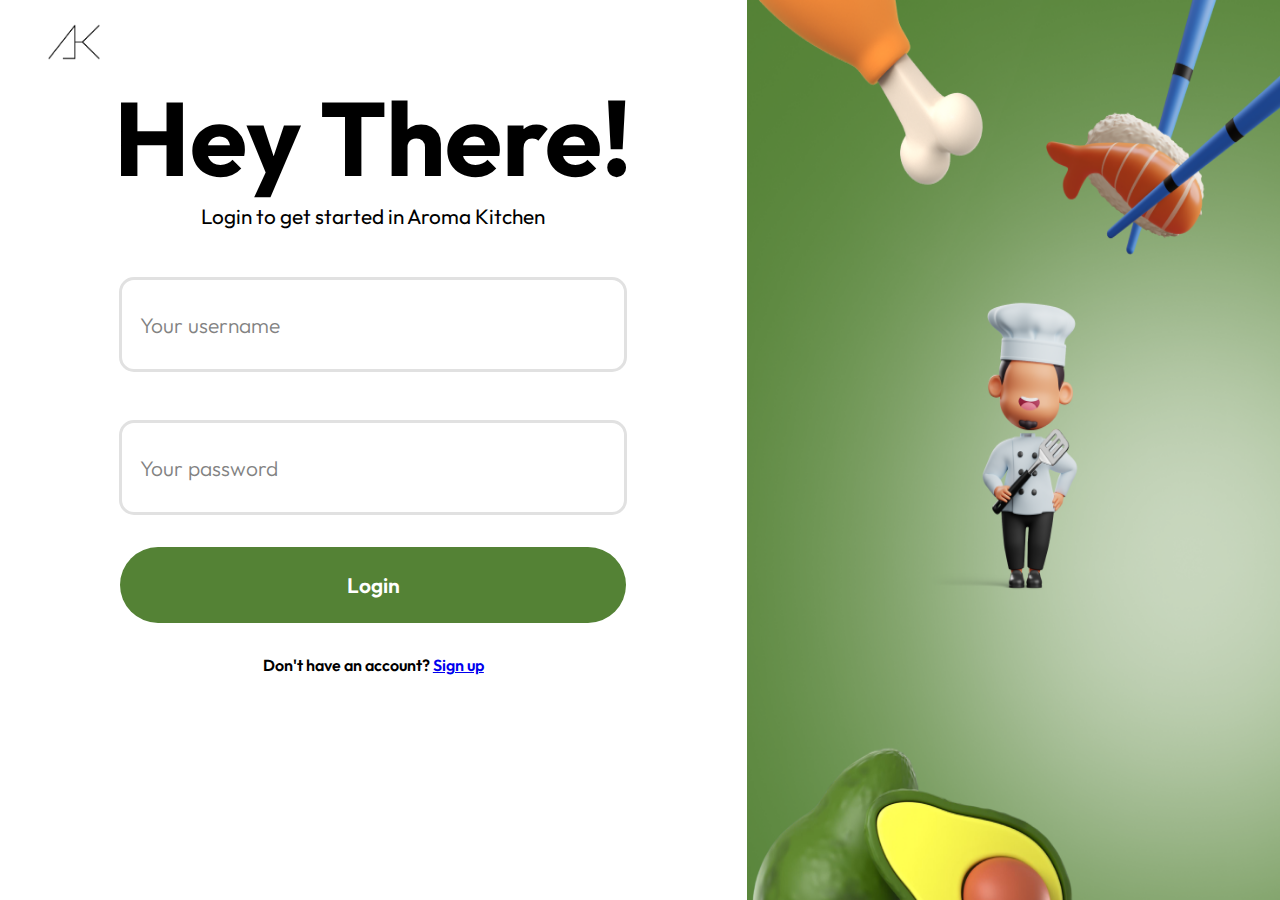
<file: index.html>
<!DOCTYPE html>
<html lang="en">
	<head>
		<meta charset="UTF-8" />
		<meta name="viewport" content="width=device-width, initial-scale=1.0" />
		<link rel="shortcut icon" href="./assets/Logo.png" type="image/x-icon" />
		<link rel="stylesheet" href="./style/style.css" />
		<title>Aroma Kitchen</title>
	</head>
	<body>
		<div class="container">
			<!-- left-card -->
			<div class="left-card">
				<img class="logo" src="./assets/Logo.png" alt="" />
				<div class="login">
					<h1 class="title">Hey There!</h1>
					<p class="description">Login to get started in Aroma Kitchen</p>

					<form action="" method="post">
						<input
							type="text"
							name="username"
							class="username"
							placeholder="Your username"
							required />
						<input
							type="password"
							name="password"
							class="password"
							placeholder="Your password"
							required />

						<button class="login-button" type="submit">Login</button>
					</form>
					<!-- <p class="sign-up-link">
						Don't have an account? <a href="./pages/signup.html">Sign up</a>
					</p> -->
					<p class="sign-up-link">
						Don't have an account? <a href="./pages/homepage.html">Sign up</a>
					</p>
				</div>
			</div>
			<!-- right-card -->
			<div class="right-card">
				<img class="right-img" src="./assets/log-in-picture.png" alt="" />
			</div>
		</div>
	</body>
</html>
</file>
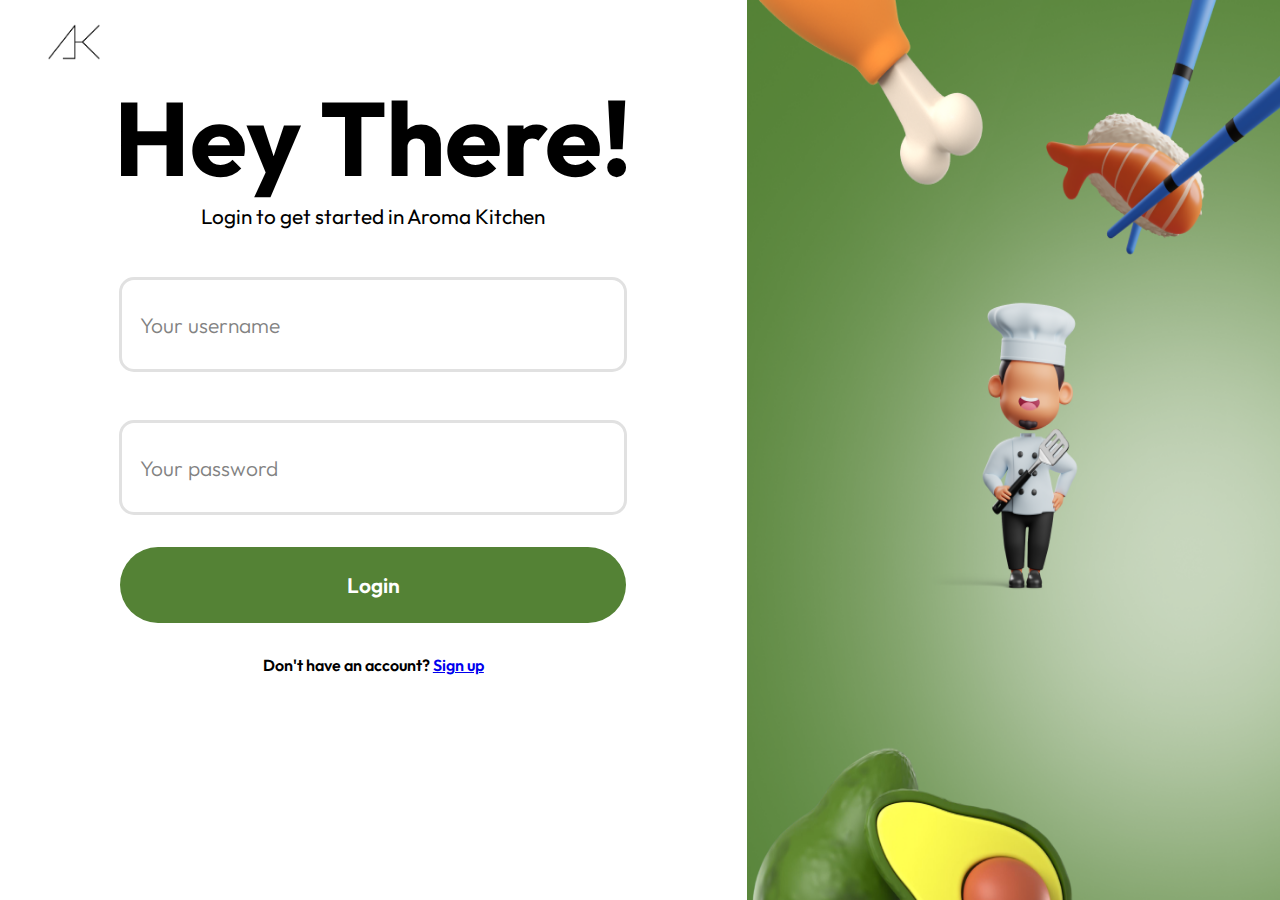
<file: pages/index.html>
<!DOCTYPE html>
<html lang="en">
	<head>
		<meta charset="UTF-8" />
		<meta name="viewport" content="width=device-width, initial-scale=1.0" />
		<link rel="shortcut icon" href="../assets/Logo.png" type="image/x-icon" />
		<link rel="stylesheet" href="/style/style.css" />
		<title>Aroma Kitchen</title>
	</head>
	<body>
		<div class="container">
			<!-- left-card -->
			<div class="left-card">
				<img class="logo" src="../assets/Logo.png" alt="" />
				<div class="login">
					<h1 class="title">Hey There!</h1>
					<p class="description">Login to get started in Aroma Kitchen</p>

					<form action="" method="post">
						<input
							type="text"
							name="username"
							class="username"
							placeholder="Your username"
							required />
						<input
							type="password"
							name="password"
							class="password"
							placeholder="Your password"
							required />

						<button class="login-button" type="submit">Login</button>
					</form>
					<p class="sign-up-link">
						Don't have an account? <a href="./signup.html">Sign up</a>
					</p>
				</div>
			</div>
			<!-- right-card -->
			<div class="right-card">
				<img class="right-img" src="../assets/log-in-picture.png" alt="" />
			</div>
		</div>
	</body>
</html>
</file>
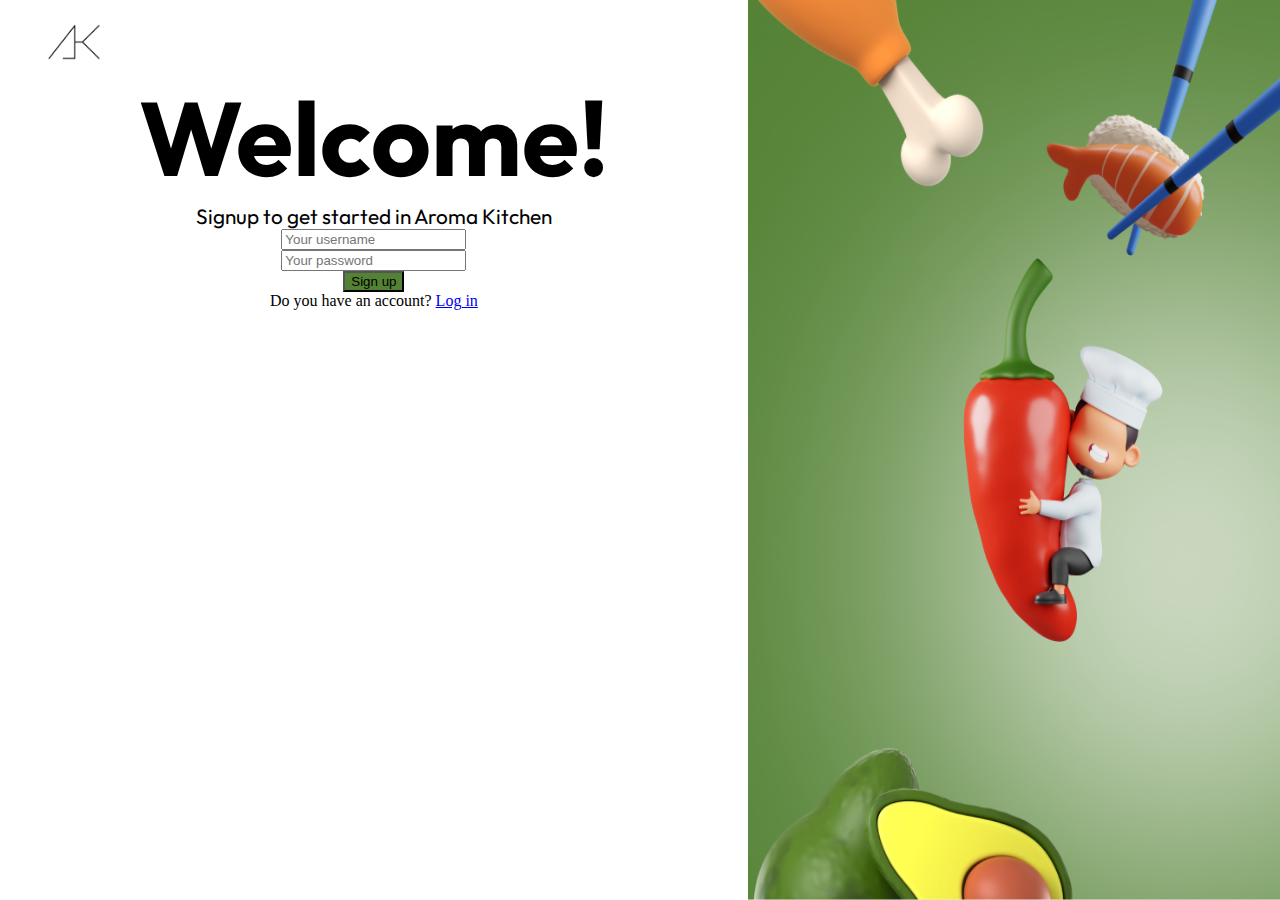
<file: signup.html>
<!DOCTYPE html>
<html lang="en">
	<head>
		<meta charset="UTF-8" />
		<meta name="viewport" content="width=device-width, initial-scale=1.0" />
		<link rel="shortcut icon" href="../assets/Logo.png" type="image/x-icon" />
		<link rel="stylesheet" href="style.css" />
		<title>Aroma Kitchen</title>
	</head>
	<body>
		<div class="container">
			<!-- left-card -->
			<div class="left-card">
				<img class="logo" src="./assets/Logo.png" alt="" />
				<div class="login">
					<h1 class="title">Welcome!</h1>
					<p class="description">Signup to get started in Aroma Kitchen</p>

					<form action="" method="post">
						<input
							type="text"
							name="username"
							class="username"
							placeholder="Your username"
							required />
						<input
							type="password"
							name="password"
							class="password"
							placeholder="Your password"
							required />

						<button class="login-button" type="submit">Sign up</button>
					</form>
					<p class="sign-up-link">
						Do you have an account? <a href="./index.html">Log in</a>
					</p>
				</div>
			</div>
			<!-- right-card -->
			<div class="right-card">
				<img class="right-img" src="./assets/sign-up-picture.png" alt="" />
			</div>
		</div>
	</body>
</html>
</file>
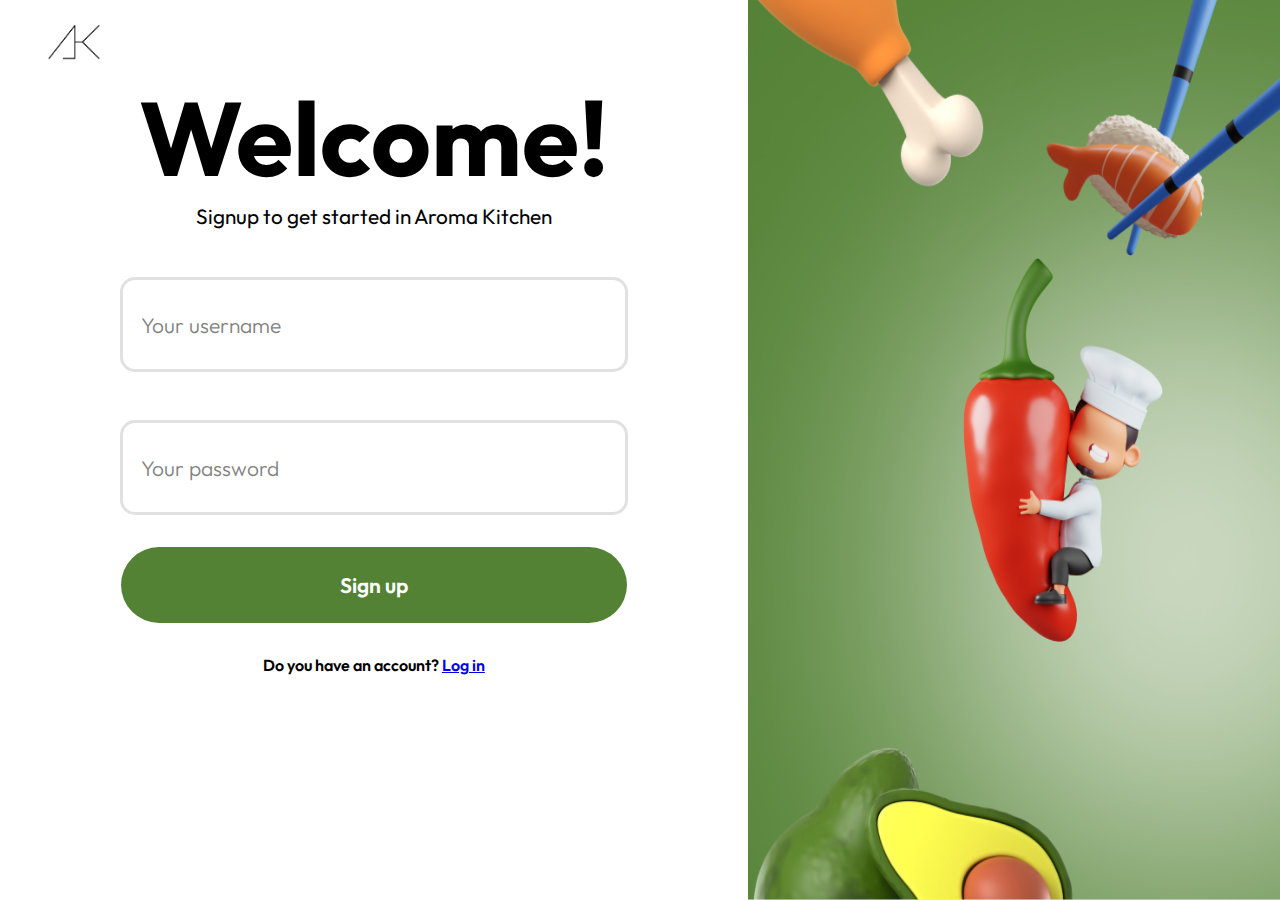
<file: pages/signup.html>
<!DOCTYPE html>
<html lang="en">
	<head>
		<meta charset="UTF-8" />
		<meta name="viewport" content="width=device-width, initial-scale=1.0" />
		<link rel="shortcut icon" href="../assets/Logo.png" type="image/x-icon" />
		<link rel="stylesheet" href="../style/style.css" />
		<title>Aroma Kitchen</title>
	</head>
	<body>
		<div class="container">
			<!-- left-card -->
			<div class="left-card">
				<img class="logo" src="../assets/Logo.png" alt="" />
				<div class="login">
					<h1 class="title">Welcome!</h1>
					<p class="description">Signup to get started in Aroma Kitchen</p>

					<form action="" method="post">
						<input
							type="text"
							name="username"
							class="username"
							placeholder="Your username"
							required />
						<input
							type="password"
							name="password"
							class="password"
							placeholder="Your password"
							required />

						<button class="login-button" type="submit">Sign up</button>
					</form>
					<p class="sign-up-link">
						Do you have an account? <a href="../index.html">Log in</a>
					</p>
				</div>
			</div>
			<!-- right-card -->
			<div class="right-card">
				<img class="right-img" src="../assets/sign-up-picture.png" alt="" />
			</div>
		</div>
	</body>
</html>
</file>
<file: style/style.css>
@import url('https://fonts.googleapis.com/css2?family=Inter:wght@300&family=Outfit:wght@500;700&display=swap');
:root {
	--button-color: #548235;
	--font: 'Outfit', sans-serif;
}
/* CONTAINER */
* {
	margin: 0 auto;
}
.container {
	overflow-y: hidden;
	justify-content: space-between;
	display: flex;
	width: 100%;
	height: 100vh;
}
/* END CONTAINER */
/* Left CARD */
.left-card {
	width: 70%;
	margin: 0;
}
.logo {
	padding-top: 1rem;
	padding-left: 3rem;
	max-width: 7%;
	background-size: cover;
}
.login {
	display: flex;
	flex-direction: column;
}

.login-button {
	background-color: var(--button-color);
}
.title {
	font-family: var(--font);
	font-size: 6.5rem;
}
form {
	display: flex;
	flex-direction: column;
}
input {
	font-size: 1.5rem;
}
.username,
.password {
	margin-top: 3rem;
	border-radius: 0.9375rem;
	border: 3px solid #e1e1e1;
	width: 31.125rem;
	height: 5.4375rem;
	flex-shrink: 0;
}
.username::placeholder {
	padding-left: 1rem;
	color: #828282;
	font-family: Outfit;
	font-size: 1.3125rem;
	font-style: normal;
	font-weight: 300;
	line-height: normal;
}
.password::placeholder {
	padding-left: 1rem;
	color: #828282;
	font-family: Outfit;
	font-size: 1.3125rem;
	font-style: normal;
	font-weight: 300;
	line-height: normal;
}
.login-button {
	margin-top: 2rem;
	margin-bottom: 2rem;
	width: 31.625rem;
	height: 4.75rem;
	border-radius: 3.8125rem;
	background: #548235;
	color: #fff;
	text-align: center;
	font-family: Outfit;
	font-size: 1.3125rem;
	font-style: normal;
	font-weight: 600;
	line-height: normal;
	border: none;
	transition: 0.5s ease-in-out;
}
.login-button:hover {
	background: #63a13a;
	color: #fff;
}
.description {
	font-family: var(--font);
	font-size: 1.3rem;
}
.sign-up-link {
	color: #000;
	font-family: Outfit;
	font-size: 1rem;
	font-style: normal;
	font-weight: 600;
	line-height: normal;
}
/* END LEFT CARD */

/* RIGHT CARD */
.right-card {
	/* width: 45%; */
	margin: 0;
}
.right-img {
	background-position: center;
	background-size: cover;
	background-attachment: fixed;
	height: 100vh;
	width: 100%;
}
/* END RIGHT CARD */
/* LAPTOP */
@media (max-width: 1010px) {
	.right-card {
		display: none;
	}
	.left-card {
		width: 100%;
	}
}

/* TABLET */
@media (max-width: 520px) {
	.title {
		font-size: 3.5rem;
	}
	.description {
		font-size: 0.8rem;
	}

	.password::placeholder {
		padding-left: 1rem;
		color: #828282;
		font-family: Outfit;
		font-size: 1.3125rem;
		font-style: normal;
		font-weight: 300;
		line-height: normal;
	}
	.login-button {
		margin-top: 2rem;
		margin-bottom: 2rem;
		width: 21.625rem;
		height: 2.75rem;
		border-radius: 3.8125rem;
	}
	.username,
	.password {
		margin-top: 3rem;
		border-radius: 0.9375rem;
		border: 3px solid #e1e1e1;
		width: 21.125rem;
		height: 3.4375rem;
		flex-shrink: 0;
	}
}
/* PHONE */
@media (max-width: 520px) {
	.title {
		font-size: 3.5rem;
	}
	.description {
		font-size: 0.8rem;
	}

	.password::placeholder {
		font-size: 1rem;
	}
	.username::placeholder {
		font-size: 1rem;
	}
	.login-button {
		margin-top: 2rem;
		margin-bottom: 2rem;
		width: 17.625rem;
		height: 2.75rem;
		border-radius: 3.8125rem;
		font-size: 1rem;
	}

	.username,
	.password {
		margin-top: 3rem;
		border-radius: 0.9375rem;
		border: 3px solid #e1e1e1;
		width: 17.125rem;
		height: 3.4375rem;
		flex-shrink: 0;
	}

	.sign-up-link {
		font-size: 0.8rem;
	}
	input {
		font-size: 1rem;
	}
}

/* DROPDOWN ADMIN USER */

.admin_link {
	text-decoration: none;
	color: white;
}
a:hover {
	background-color: #bbd24e;
}
.dropdown {
	margin-top: 20px;
	color: white;
	display: inline-block;
	position: relative;
	font-family: var(--font);
}

.dd-button {
	display: inline-block;
	border: 1px solid gray;
	border-radius: 4px;
	padding: 10px 30px 10px 20px;
	background-color: #548235;
	cursor: pointer;
	white-space: nowrap;
}

.dd-button:after {
	content: '';
	position: absolute;
	top: 50%;
	right: 15px;
	transform: translateY(-50%);
	width: 0;
	height: 0;
	border-left: 5px solid transparent;
	border-right: 5px solid transparent;
	border-top: 5px solid black;
}

.dd-button:hover {
	background-color: #bbd24e;
}

.dd-input {
	display: none;
}

.dd-menu {
	position: absolute;
	top: 100%;
	border: 1px solid #ccc;
	border-radius: 4px;
	padding: 0;
	margin: 2px 0 0 0;
	box-shadow: 0 0 6px 0 rgba(0, 0, 0, 0.1);
	background-color: #548235;
	list-style-type: none;
}

.dd-input + .dd-menu {
	display: none;
}

.dd-input:checked + .dd-menu {
	display: block;
}

.dd-menu li {
	padding: 10px 20px;
	cursor: pointer;
	white-space: nowrap;
}

.dd-menu li:hover {
	background-color: #f6f6f6;
}

.dd-menu li a {
	display: block;
	margin: -10px -20px;
	padding: 10px 20px;
}

.dd-menu li.divider {
	padding: 0;
	border-bottom: 1px solid #cccccc;
}
</file>
<file: style.css>
@import url('https://fonts.googleapis.com/css2?family=Inter:wght@300&family=Outfit:wght@500;700&display=swap');
:root {
	--button-color: #548235;
	--font: 'Outfit', sans-serif;
}
/* CONTAINER */
* {
	margin: 0 auto;
}
.container {
	overflow-y: hidden;
	justify-content: space-between;
	display: flex;
	width: 100%;
	height: 100vh;
}
/* END CONTAINER */
/* Left CARD */
.left-card {
	width: 70%;
	margin: 0;
}
.logo {
	padding-top: 1rem;
	padding-left: 3rem;
	max-width: 7%;
	background-size: cover;
}
.login {
	display: flex;
	flex-direction: column;
}

.login-button {
	background-color: var(--button-color);
}
.title {
	font-family: var(--font);
	font-size: 6.5rem;
}
form {
	display: flex;
	flex-direction: column;
}
.description {
	font-family: var(--font);
	font-size: 1.3rem;
}
/* END LEFT CARD */

/* RIGHT CARD */
.right-card {
	/* width: 45%; */
	margin: 0;
}
.right-img {
	background-position: center;
	background-size: cover;
	background-attachment: fixed;
	height: 100vh;
	width: 100%;
}
/* END RIGHT CARD */
</file>
